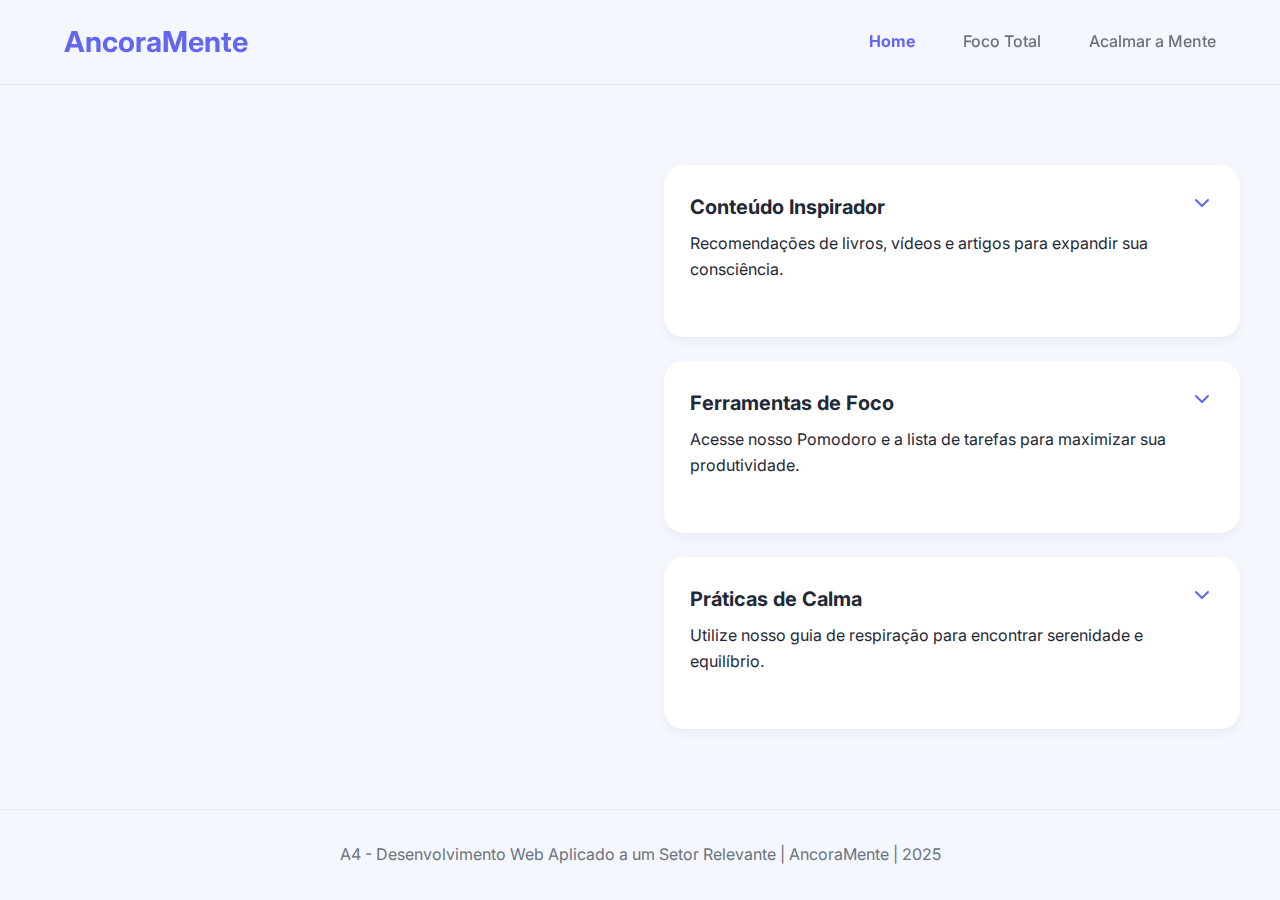
<file: index.html>
<!DOCTYPE html>
<html lang="pt-br">
  <head>
    <meta charset="UTF-8" />
    <meta name="viewport" content="width=device-width, initial-scale=1.0" />
    <title>AncoraMente | Home</title>
    <link rel="stylesheet" href="assets/css/style.css" />
  </head>
  <body>
    <header class="main-header">
      <div class="container header-container">
        <a href="index.html" class="logo">AncoraMente</a>
        <nav class="main-nav">
          <ul>
            <li><a href="index.html" class="active">Home</a></li>
            <li><a href="foco.html">Foco Total</a></li>
            <li><a href="calma.html">Acalmar a Mente</a></li>
          </ul>
        </nav>
        <button id="menu-btn" class="menu-btn" aria-label="Abrir menu">
          <span></span><span></span><span></span>
        </button>
      </div>
    </header>

    <main class="home-main-container">
      <div class="home-grid-layout container">
        <section class="hero-content">
          <h1 class="hero-title">
            Onde a <span>calma</span> encontra a <span>clareza</span>.
          </h1>
          <p>
            Um espaço digital para você ancorar sua mente, aprimorar o foco e
            cultivar o bem-estar diário. Explore nossas ferramentas.
          </p>
        </section>

        <section class="cards-container">
          <div class="card card-interactive">
            <div class="card-header">
              <h3>Conteúdo Inspirador</h3>
              <div class="accordion-icon">
                <svg
                  class="icon-open"
                  xmlns="http://www.w3.org/2000/svg"
                  width="24"
                  height="24"
                  viewBox="0 0 24 24"
                  fill="none"
                  stroke="currentColor"
                  stroke-width="2"
                  stroke-linecap="round"
                  stroke-linejoin="round"
                >
                  <path d="m6 9 6 6 6-6" />
                </svg>
                <svg
                  class="icon-close"
                  xmlns="http://www.w3.org/2000/svg"
                  width="24"
                  height="24"
                  viewBox="0 0 24 24"
                  fill="none"
                  stroke="currentColor"
                  stroke-width="2"
                  stroke-linecap="round"
                  stroke-linejoin="round"
                >
                  <path d="M18 6 6 18" />
                  <path d="m6 6 12 12" />
                </svg>
              </div>
            </div>
            <div class="card-content-wrapper">
              <div class="card-visible-content">
                <p>
                  Recomendações de livros, vídeos e artigos para expandir sua
                  consciência.
                </p>
              </div>
              <div class="card-hidden-content">
                <a
                  href="https://www.amazon.com.br/Poder-do-H%C3%A1bito-Charles-Duhigg/dp/8539004119"
                  target="_blank"
                  class="link-item"
                  >Livro: O Poder do Hábito</a
                >
                <a
                  href="https://www.posuscs.com.br/a-neurociencia-da-meditacao-como-a-pratica-impacta-o-cerebro-e-o-corpo/noticia/3475"
                  target="_blank"
                  class="link-item"
                  >Artigo: Meditação e Cérebro</a
                >
              </div>
            </div>
          </div>

          <div class="card card-interactive">
            <div class="card-header">
              <h3>Ferramentas de Foco</h3>
              <div class="accordion-icon">
                <svg
                  class="icon-open"
                  xmlns="http://www.w3.org/2000/svg"
                  width="24"
                  height="24"
                  viewBox="0 0 24 24"
                  fill="none"
                  stroke="currentColor"
                  stroke-width="2"
                  stroke-linecap="round"
                  stroke-linejoin="round"
                >
                  <path d="m6 9 6 6 6-6" />
                </svg>
                <svg
                  class="icon-close"
                  xmlns="http://www.w3.org/2000/svg"
                  width="24"
                  height="24"
                  viewBox="0 0 24 24"
                  fill="none"
                  stroke="currentColor"
                  stroke-width="2"
                  stroke-linecap="round"
                  stroke-linejoin="round"
                >
                  <path d="M18 6 6 18" />
                  <path d="m6 6 12 12" />
                </svg>
              </div>
            </div>
            <div class="card-content-wrapper">
              <div class="card-visible-content">
                <p>
                  Acesse nosso Pomodoro e a lista de tarefas para maximizar sua
                  produtividade.
                </p>
              </div>
              <div class="card-hidden-content">
                <a href="foco.html" class="link-item"
                  >Acessar a página Foco Total</a
                >
                <a
                  href="https://napratica.org.br/aprenda-rapido-com-tecnica-feynman/"
                  target="_blank"
                  class="link-item"
                  >Aprenda a Técnica Feynman</a
                >
              </div>
            </div>
          </div>

          <div class="card card-interactive">
            <div class="card-header">
              <h3>Práticas de Calma</h3>
              <div class="accordion-icon">
                <svg
                  class="icon-open"
                  xmlns="http://www.w3.org/2000/svg"
                  width="24"
                  height="24"
                  viewBox="0 0 24 24"
                  fill="none"
                  stroke="currentColor"
                  stroke-width="2"
                  stroke-linecap="round"
                  stroke-linejoin="round"
                >
                  <path d="m6 9 6 6 6-6" />
                </svg>
                <svg
                  class="icon-close"
                  xmlns="http://www.w3.org/2000/svg"
                  width="24"
                  height="24"
                  viewBox="0 0 24 24"
                  fill="none"
                  stroke="currentColor"
                  stroke-width="2"
                  stroke-linecap="round"
                  stroke-linejoin="round"
                >
                  <path d="M18 6 6 18" />
                  <path d="m6 6 12 12" />
                </svg>
              </div>
            </div>
            <div class="card-content-wrapper">
              <div class="card-visible-content">
                <p>
                  Utilize nosso guia de respiração para encontrar serenidade e
                  equilíbrio.
                </p>
              </div>
              <div class="card-hidden-content">
                <a href="calma.html" class="link-item"
                  >Acessar a página Acalmar a Mente</a
                >
                <a
                  href="https://www.bbc.com/portuguese/geral-57945622"
                  target="_blank"
                  class="link-item"
                  >Benefícios da Respiração Profunda</a
                >
              </div>
            </div>
          </div>
        </section>
      </div>
    </main>

    <footer class="main-footer">
      <div class="container">
        <p>
          A4 - Desenvolvimento Web Aplicado a um Setor Relevante | AncoraMente |
          2025
        </p>
      </div>
    </footer>

    <script src="assets/js/main.js" defer></script>
  </body>
</html>
</file>
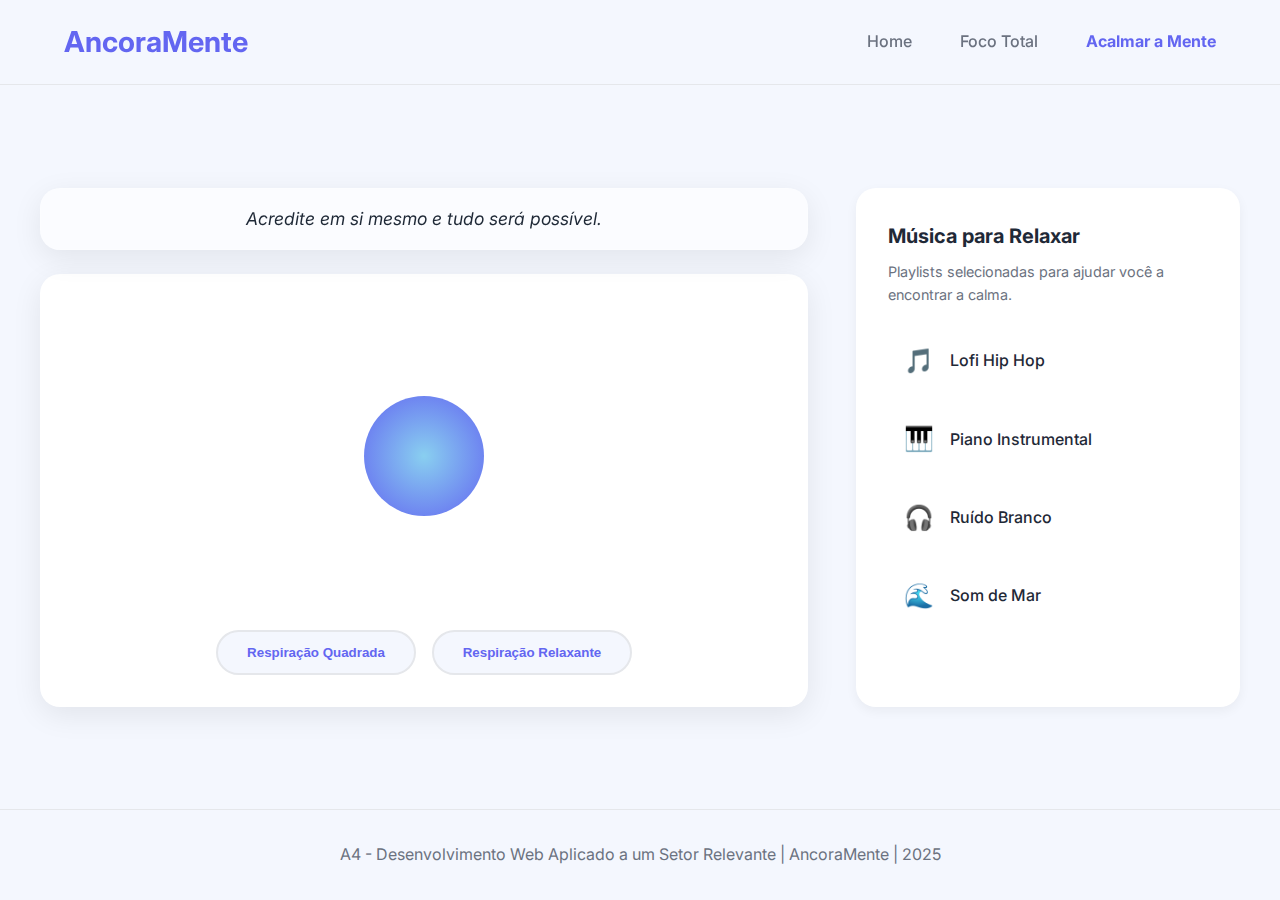
<file: calma.html>
<!DOCTYPE html>
<html lang="pt-br">
  <head>
    <meta charset="UTF-8" />
    <meta name="viewport" content="width=device-width, initial-scale=1.0" />
    <title>AncoraMente | Acalmar a Mente</title>
    <link rel="stylesheet" href="assets/css/style.css" />
  </head>
  <body>
    <header class="main-header">
      <div class="container header-container">
        <a href="index.html" class="logo">AncoraMente</a>
        <nav class="main-nav">
          <ul>
            <li><a href="index.html">Home</a></li>
            <li><a href="foco.html">Foco Total</a></li>
            <li><a href="calma.html" class="active">Acalmar a Mente</a></li>
          </ul>
        </nav>
        <button id="menu-btn" class="menu-btn" aria-label="Abrir menu">
          <span></span><span></span><span></span>
        </button>
      </div>
    </header>

    <main class="calma-main-container">
      <div class="calma-grid-layout container">
        <section class="breathing-section">
          <div class="quote-carousel glass-card">
            <p id="frase-motivacional">
              Acredite em você mesmo e tudo será possível.
            </p>
          </div>

          <div class="breathing-widget">
            <div class="breathing-app">
              <div class="breathing-anim-container">
                <div class="breathing-anim">
                  <div class="breathing-glow"></div>
                  <div class="breathing-circle"></div>
                  <div class="breathing-text">
                    <p id="breathing-instruction">Escolha uma técnica</p>
                    <span id="breathing-counter"></span>
                  </div>
                </div>
              </div>

              <div class="breathing-controls">
                <button
                  id="resp-quadrada-btn"
                  data-tooltip="Ideal para foco e calma instantânea."
                >
                  Respiração Quadrada
                </button>
                <button
                  id="resp-478-btn"
                  data-tooltip="Ótima para relaxar profundamente e auxiliar no sono."
                >
                  Respiração Relaxante
                </button>
              </div>
            </div>
          </div>
        </section>

        <aside class="music-section">
          <h3>Música para Relaxar</h3>
          <p>Playlists selecionadas para ajudar você a encontrar a calma.</p>
          <div class="music-links">
            <a
              href="https://www.youtube.com/watch?v=jfKfPfyJRdk"
              target="_blank"
              class="music-link"
            >
              <span class="music-icon">🎵</span>
              <span class="music-text">Lofi Hip Hop</span>
            </a>
            <a
              href="https://www.youtube.com/watch?v=9sJxWBf6w-s"
              target="_blank"
              class="music-link"
            >
              <span class="music-icon">🎹</span>
              <span class="music-text">Piano Instrumental</span>
            </a>
            <a
              href="https://www.youtube.com/watch?v=EElQRT6UMko"
              target="_blank"
              class="music-link"
            >
              <span class="music-icon">🎧</span>
              <span class="music-text">Ruído Branco</span>
            </a>
            <a
              href="https://www.youtube.com/watch?v=7Lm2skxgM6E"
              target="_blank"
              class="music-link"
            >
              <span class="music-icon">🌊</span>
              <span class="music-text">Som de Mar</span>
            </a>
          </div>
        </aside>
      </div>
    </main>

    <footer class="main-footer">
      <div class="container">
        <p>
          A4 - Desenvolvimento Web Aplicado a um Setor Relevante | AncoraMente |
          2025
        </p>
      </div>
    </footer>

    <script src="assets/js/main.js" defer></script>
    <script src="assets/js/calma.js" defer></script>
  </body>
</html>
</file>
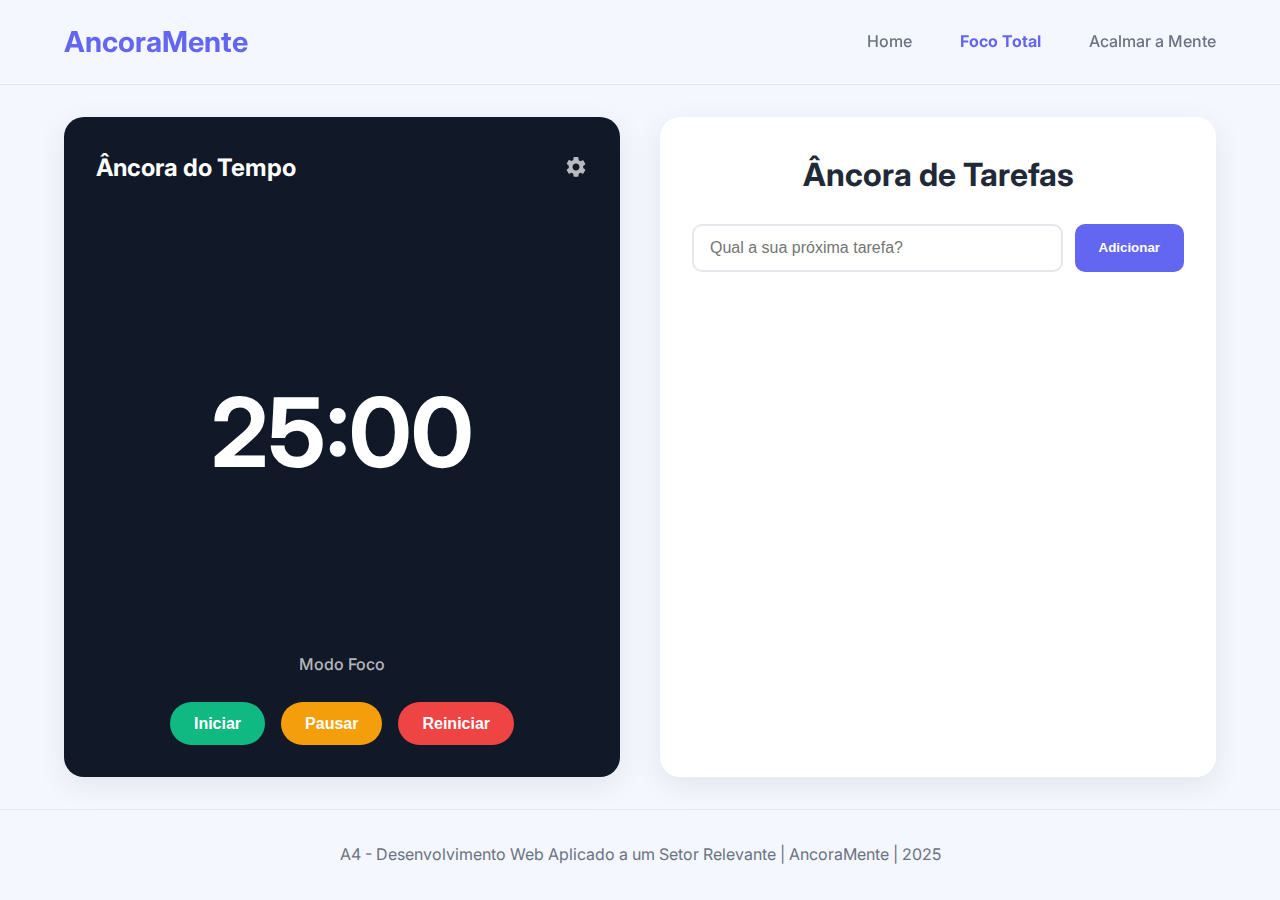
<file: foco.html>
<!DOCTYPE html>
<html lang="pt-br">
  <head>
    <meta charset="UTF-8" />
    <meta name="viewport" content="width=device-width, initial-scale=1.0" />
    <title>AncoraMente | Foco Total</title>
    <link rel="stylesheet" href="assets/css/style.css" />
  </head>
  <body>
    <header class="main-header">
      <div class="container header-container">
        <a href="index.html" class="logo">AncoraMente</a>
        <nav class="main-nav">
          <ul>
            <li><a href="index.html">Home</a></li>
            <li><a href="foco.html" class="active">Foco Total</a></li>
            <li><a href="calma.html">Acalmar a Mente</a></li>
          </ul>
        </nav>
        <button id="menu-btn" class="menu-btn" aria-label="Abrir menu">
          <span></span><span></span><span></span>
        </button>
      </div>
    </header>

    <main class="container page-foco main-foco">
      <div class="foco-module pomodoro-container">
        <div class="pomodoro-header">
          <h2>Âncora do Tempo</h2>
          <button id="settings-btn" class="settings-btn" title="Configurações">
            <svg
              xmlns="http://www.w3.org/2000/svg"
              viewBox="0 0 24 24"
              width="24"
              height="24"
              fill="currentColor"
            >
              <path
                d="M19.14,12.94c0.04-0.31,0.06-0.63,0.06-0.94s-0.02-0.63-0.06-0.94l2.03-1.58c0.18-0.14,0.23-0.41,0.12-0.62l-1.92-3.32
              c-0.12-0.21-0.37-0.29-0.59-0.22l-2.39,0.96c-0.5-0.38-1.04-0.7-1.64-0.95l-0.36-2.54C14.34,2.18,14.14,2,13.9,2h-3.8
              c-0.24,0-0.44,0.18-0.48,0.42l-0.36,2.54c-0.6,0.25-1.14,0.57-1.64,0.95l-2.39-0.96c-0.22-0.08-0.47,0.01-0.59,0.22l-1.92,3.32
              c-0.12,0.21-0.07,0.48,0.12,0.62l2.03,1.58C4.82,11.37,4.8,11.69,4.8,12s0.02,0.63,0.06,0.94l-2.03,1.58
              c-0.18,0.14-0.23,0.41-0.12,0.62l1.92,3.32c0.12,0.21,0.37,0.29,0.59,0.22l2.39-0.96c0.5,0.38,1.04,0.7,1.64,0.95l0.36,2.54
              c0.04,0.24,0.24,0.42,0.48,0.42h3.8c0.24,0,0.44-0.18,0.48-0.42l0.36-2.54c0.6-0.25,1.14-0.57,1.64-0.95l2.39,0.96
              c0.22,0.08,0.47-0.01,0.59-0.22l1.92-3.32c0.12-0.21,0.07-0.48-0.12-0.62L19.14,12.94z M12,15.5c-1.93,0-3.5-1.57-3.5-3.5
              s1.57-3.5,3.5-3.5s3.5,1.57,3.5,3.5S13.93,15.5,12,15.5z"
              />
            </svg>
          </button>
        </div>
        <div id="pomodoro-settings" class="pomodoro-settings">
          <div class="setting-item">
            <label for="focus-time">Foco (min)</label>
            <input type="number" id="focus-time" value="25" min="1" />
          </div>
          <div class="setting-item">
            <label for="break-time">Pausa (min)</label>
            <input type="number" id="break-time" value="5" min="1" />
          </div>
        </div>
        <div id="pomodoro-timer" class="timer-display">25:00</div>
        <div id="current-mode" class="current-mode">Modo Foco</div>
        <div class="timer-controls">
          <button id="start-btn" class="control-btn start">Iniciar</button>
          <button id="pause-btn" class="control-btn pause">Pausar</button>
          <button id="reset-btn" class="control-btn reset">Reiniciar</button>
        </div>
      </div>

      <div class="foco-module task-container">
        <h2>Âncora de Tarefas</h2>
        <form id="task-form">
          <input
            type="text"
            id="task-input"
            placeholder="Qual a sua próxima tarefa?"
            autocomplete="off"
          />
          <button type="submit" aria-label="Adicionar tarefa">Adicionar</button>
        </form>
        <ul id="task-list"></ul>
      </div>
    </main>

    <footer class="main-footer">
      <div class="container">
        <p>
          A4 - Desenvolvimento Web Aplicado a um Setor Relevante | AncoraMente |
          2025
        </p>
      </div>
    </footer>

    <script src="assets/js/main.js" defer></script>
    <script src="assets/js/foco.js" defer></script>
  </body>
</html>
</file>
<file: assets/css/style.css>
/* ---------------------------------- */
/* 1. FONTES E VARIÁVEIS GLOBAIS
/* ---------------------------------- */
@import url("https://fonts.googleapis.com/css2?family=Inter:wght@400;500;700&display=swap");

:root {
  --cor-fundo: #f4f7fe;
  --cor-superficie: #ffffff;
  --cor-primaria: #6366f1;
  --cor-secundaria: #10b981;
  --cor-texto-principal: #1f2937;
  --cor-texto-secundario: #6b7280;
  --cor-destaque: #ef4444;
  --cor-aviso: #f59e0b;
  --cor-borda-suave: #e5e7eb;
  --sombra-suave: 0 4px 12px rgba(0, 0, 0, 0.05);
  --sombra-media: 0 8px 30px rgba(0, 0, 0, 0.08);
  --font-principal: "Inter", sans-serif;
  --raio-borda: 20px;
  --transicao-suave: all 0.3s cubic-bezier(0.25, 0.8, 0.25, 1);
  --header-height: 85px;
}

/* ---------------------------------- */
/* 2. RESET E ESTILOS GLOBAIS
/* ---------------------------------- */
* {
  margin: 0;
  padding: 0;
  box-sizing: border-box;
}
html,
body {
  overflow-x: hidden;
}
body {
  font-family: var(--font-principal);
  background-color: var(--cor-fundo);
  color: var(--cor-texto-principal);
  line-height: 1.6;
  display: flex;
  flex-direction: column;
  min-height: 100vh;
}
.container {
  width: 90%;
  max-width: 1200px;
  margin: 0 auto;
}
main {
  flex: 1;
  display: flex;
  align-items: center;
  padding-top: calc(var(--header-height) + 2rem);
  padding-bottom: 2rem;
}
.main-foco {
  display: block;
}
h2 {
  font-size: 2rem;
  font-weight: 700;
}
h3 {
  font-size: 1.25rem;
  font-weight: 700;
}

/* ---------------------------------- */
/* 3. LAYOUT E COMPONENTES
/* ---------------------------------- */
.main-header {
  height: var(--header-height);
  background-color: rgba(244, 247, 254, 0.7);
  padding: 1.25rem 0;
  position: fixed;
  top: 0;
  left: 0;
  width: 100%;
  z-index: 1000;
  backdrop-filter: blur(16px);
  border-bottom: 1px solid var(--cor-borda-suave);
  display: flex;
  align-items: center;
}
.header-container {
  display: flex;
  justify-content: space-between;
  align-items: center;
}
.logo {
  font-size: 1.8rem;
  font-weight: 700;
  color: var(--cor-primaria);
  text-decoration: none;
}
.main-nav ul {
  list-style: none;
  display: flex;
  gap: 3rem;
}
.main-nav a {
  text-decoration: none;
  color: var(--cor-texto-secundario);
  font-weight: 500;
  transition: color 0.2s ease-in-out;
}
.main-nav a.active,
.main-nav a:hover {
  color: var(--cor-primaria);
  font-weight: 700;
}
.menu-btn {
  display: none;
}
.main-footer {
  text-align: center;
  padding: 2rem 0;
  color: var(--cor-texto-secundario);
  border-top: 1px solid var(--cor-borda-suave);
}

/* ---------------------------------- */
/* 4. PÁGINA: HOME
/* ---------------------------------- */
.home-main-container {
  width: 100%;
}
.home-grid-layout {
  display: grid;
  grid-template-columns: 1fr 1fr;
  align-items: center;
  gap: 3rem;
  width: 100%;
}
.hero-content {
  opacity: 0;
  animation: fadeIn 1s ease-out forwards;
}
.hero-title {
  font-size: clamp(2.8rem, 5vw, 4rem);
  letter-spacing: -2px;
  line-height: 1.1;
}
.hero-title span {
  background: linear-gradient(
    45deg,
    var(--cor-primaria),
    var(--cor-secundaria)
  );
  -webkit-background-clip: text;
  -webkit-text-fill-color: transparent;
  background-clip: text;
  background-size: 200% auto;
  animation: background-pan 4s linear infinite;
}
@keyframes background-pan {
  0% {
    background-position: 0% center;
  }
  100% {
    background-position: -200% center;
  }
}
.hero-content p {
  font-size: 1.25rem;
  color: var(--cor-texto-secundario);
  max-width: 500px;
  margin: 1.5rem 0 0;
}
.cards-container {
  display: flex;
  flex-direction: column;
  gap: 1.5rem;
}
.cards-container.loaded .card {
  opacity: 1;
  transform: translateX(0);
}
.cards-container.loaded .card:nth-child(1) {
  transition-delay: 0.2s;
}
.cards-container.loaded .card:nth-child(2) {
  transition-delay: 0.4s;
}
.cards-container.loaded .card:nth-child(3) {
  transition-delay: 0.6s;
}
@keyframes fadeIn {
  to {
    opacity: 1;
  }
}
.card {
  background-color: var(--cor-superficie);
  padding: 1.5rem;
  border-radius: var(--raio-borda);
  box-shadow: var(--sombra-suave);
  opacity: 0;
  transform: translateX(20px);
  transition: opacity 0.6s ease-out, transform 0.6s ease-out,
    box-shadow 0.3s ease-in-out;
}
.card-interactive {
  border: 2px solid transparent;
  transition: border-color 0.3s ease, box-shadow 0.3s ease;
}
.card-interactive:hover {
  border-color: var(--cor-primaria);
  box-shadow: var(--sombra-media);
}
.card-header {
  cursor: pointer;
  display: flex;
  justify-content: space-between;
  align-items: center;
  margin-bottom: 0.5rem;
}
.card-content-wrapper {
  position: relative;
  min-height: 80px;
}
.card-visible-content,
.card-hidden-content {
  transition: opacity 0.4s ease-in-out, visibility 0.4s;
}
.card-visible-content {
  opacity: 1;
  visibility: visible;
}
.card-hidden-content {
  position: absolute;
  top: 0;
  left: 0;
  width: 100%;
  opacity: 0;
  visibility: hidden;
  display: flex;
  flex-direction: column;
  justify-content: center;
  height: 100%;
}
.card-interactive.active .card-visible-content {
  opacity: 0;
  visibility: hidden;
}
.card-interactive.active .card-hidden-content {
  opacity: 1;
  visibility: visible;
}
.accordion-icon {
  color: var(--cor-primaria);
  transition: transform 0.4s cubic-bezier(0.175, 0.885, 0.32, 1.275);
}
.accordion-icon svg {
  width: 24px;
  height: 24px;
}
.accordion-icon .icon-close {
  display: none;
}
.card-interactive.active .accordion-icon .icon-open {
  display: none;
}
.card-interactive.active .accordion-icon .icon-close {
  display: block;
}

.link-item {
  display: block;
  color: var(--cor-texto-secundario);
  text-decoration: none;
  padding: 0.5rem;
  margin: 0.1rem 0;
  border-radius: 8px;
}
.link-item:hover {
  background-color: var(--cor-fundo);
  color: var(--cor-primaria);
}

/* ---------------------------------- */
/* 5. PÁGINA: FOCO TOTAL
/* ---------------------------------- */
.page-foco {
  display: grid;
  grid-template-columns: 1fr 1fr;
  gap: 2.5rem;
  align-items: flex-start;
}
.foco-module {
  background: var(--cor-superficie);
  padding: 2rem;
  border-radius: var(--raio-borda);
  box-shadow: var(--sombra-media);
  height: 100%;
}
.pomodoro-container {
  background: #111827;
  color: #fff;
  text-align: center;
  display: flex;
  flex-direction: column;
  justify-content: space-between;
}
.pomodoro-header {
  display: flex;
  justify-content: space-between;
  align-items: center;
  margin-bottom: 1.5rem;
}
.pomodoro-header h2 {
  color: #fff;
  margin: 0;
  font-size: 1.5rem;
}
.settings-btn {
  background: none;
  border: none;
  color: rgba(255, 255, 255, 0.7);
  cursor: pointer;
  transition: var(--transicao-suave);
}
.settings-btn svg {
  fill: currentColor;
  width: 24px;
  height: 24px;
  transition: transform 0.5s ease;
}
.settings-btn.active svg {
  transform: rotate(90deg);
}
.pomodoro-settings {
  max-height: 0;
  overflow: hidden;
  display: grid;
  grid-template-columns: 1fr 1fr;
  gap: 1rem;
  transition: all 0.5s ease;
  margin-bottom: 0;
}
.pomodoro-settings.active {
  max-height: 100px;
  margin-bottom: 1.5rem;
  padding-top: 1.5rem;
  border-top: 1px solid rgba(255, 255, 255, 0.1);
}
.setting-item label {
  font-size: 0.9rem;
  color: rgba(255, 255, 255, 0.6);
}
.setting-item input {
  width: 100%;
  background: rgba(0, 0, 0, 0.3);
  border: none;
  color: #fff;
  text-align: center;
  font-size: 1.25rem;
  padding: 0.5rem;
  border-radius: 8px;
  appearance: textfield;
  -moz-appearance: textfield;
}
.setting-item input::-webkit-outer-spin-button,
.setting-item input::-webkit-inner-spin-button {
  -webkit-appearance: none;
  margin: 0;
}
.timer-display {
  font-size: clamp(4rem, 12vw, 6rem);
  font-weight: 700;
  margin: auto 0;
  line-height: 1;
}
.current-mode {
  color: rgba(255, 255, 255, 0.7);
  font-weight: 500;
  min-height: 24px;
}
.timer-controls {
  display: flex;
  justify-content: center;
  gap: 1rem;
  margin-top: 1.5rem;
}
.control-btn {
  color: #fff;
  border: none;
  padding: 0.8rem 1.5rem;
  border-radius: 50px;
  cursor: pointer;
  transition: var(--transicao-suave);
  font-weight: 600;
  font-size: 1rem;
}
.control-btn.start {
  background-color: var(--cor-secundaria);
}
.control-btn.pause {
  background-color: var(--cor-aviso);
}
.control-btn.reset {
  background-color: var(--cor-destaque);
}
.control-btn:hover {
  filter: brightness(1.1);
}
.control-btn:active {
  transform: scale(0.95);
  filter: brightness(0.9);
}
.task-container h2 {
  text-align: center;
  margin-bottom: 1.5rem;
}
#task-form {
  display: flex;
  width: 100%;
  gap: 0.75rem;
  margin-bottom: 1.5rem;
}
#task-input {
  flex-grow: 1;
  padding: 0.8rem 1rem;
  border: 2px solid var(--cor-borda-suave);
  border-radius: 10px;
  font-size: 1rem;
  transition: border-color 0.2s;
}
#task-input:focus {
  outline: none;
  border-color: var(--cor-primaria);
}
#task-form button {
  background-color: var(--cor-primaria);
  color: #fff;
  border: none;
  padding: 0 1.5rem;
  border-radius: 10px;
  cursor: pointer;
  font-weight: 600;
  transition: background-color 0.2s;
}
#task-form button:hover {
  background-color: #4f46e5;
}
#task-list {
  list-style: none;
  width: 100%;
  text-align: left;
  max-height: 300px;
  overflow-y: auto;
  padding-right: 10px;
}
.task-item {
  display: flex;
  align-items: center;
  justify-content: space-between;
  padding: 1rem;
  border-bottom: 1px solid var(--cor-borda-suave);
  transition: background-color 0.2s;
}
.task-item:last-child {
  border-bottom: none;
}
.task-item:hover {
  background-color: var(--cor-fundo);
}
.task-item-content {
  display: flex;
  align-items: center;
  gap: 1rem;
}
.task-item input[type="checkbox"] {
  width: 20px;
  height: 20px;
  cursor: pointer;
  accent-color: var(--cor-secundaria);
}
.task-item span {
  transition: all 0.3s;
}
.task-item.done span {
  text-decoration: line-through;
  color: var(--cor-texto-secundario);
}
.task-item .delete-btn {
  background: none;
  border: none;
  color: var(--cor-texto-secundario);
  cursor: pointer;
  font-size: 1.5rem;
  font-weight: 700;
  transition: color 0.2s;
}
.task-item .delete-btn:hover {
  color: var(--cor-destaque);
}

/* ---------------------------------- */
/* 6. PÁGINA: ACALMAR A MENTE
/* ---------------------------------- */
.calma-main-container {
  width: 100%;
}
.calma-grid-layout {
  display: grid;
  grid-template-columns: 2fr 1fr;
  align-items: center;
  gap: 3rem;
  width: 100%;
}
.breathing-section {
  display: flex;
  flex-direction: column;
  align-items: center;
  gap: 1.5rem;
}
.quote-carousel {
  padding: 1rem 2rem;
  border-radius: var(--raio-borda);
  background: rgba(255, 255, 255, 0.6);
  backdrop-filter: blur(12px);
  border: 1px solid rgba(255, 255, 255, 0.2);
  box-shadow: var(--sombra-media);
  width: 100%;
  min-height: 60px;
  display: flex;
  align-items: center;
  justify-content: center;
  text-align: center;
}
#frase-motivacional {
  font-size: 1.1rem;
  font-style: italic;
  color: var(--cor-texto-principal);
  transition: opacity 0.6s ease-in-out;
}
.breathing-widget {
  width: 100%;
  background-color: var(--cor-superficie);
  border-radius: var(--raio-borda);
  padding: 2rem;
  box-shadow: var(--sombra-media);
}
.breathing-app {
  width: 100%;
  display: flex;
  flex-direction: column;
  align-items: center;
  gap: 1.5rem;
}
.breathing-anim-container {
  width: 300px;
  height: 300px;
  position: relative;
  display: grid;
  place-items: center;
}
.breathing-anim {
  width: 100%;
  height: 100%;
  position: relative;
  display: grid;
  place-items: center;
}
.breathing-glow,
.breathing-circle {
  border-radius: 50%;
  position: absolute;
  left: 50%;
  top: 50%;
  transform: translate(-50%, -50%) scale(1.2);
}
.breathing-circle {
  width: 100px;
  height: 100px;
  background: radial-gradient(circle, #89cff0, var(--cor-primaria));
  transition: transform 0.2s cubic-bezier(0.5, 0, 0.5, 1);
}
.breathing-glow {
  width: 100px;
  height: 100px;
  box-shadow: 0 0 0px 0px rgba(99, 102, 241, 0.7);
  opacity: 0;
  transition: all 0.4s ease;
}
.breathing-anim.expandir .breathing-circle,
.breathing-anim.contrair .breathing-circle,
.breathing-anim.expandir .breathing-glow,
.breathing-anim.contrair .breathing-glow {
  transition-duration: var(--anim-duration, 4s);
  transition-timing-function: cubic-bezier(0.5, 0, 0.5, 1);
}
.breathing-anim.expandir .breathing-circle {
  transform: translate(-50%, -50%) scale(2.8);
}
.breathing-anim.contrair .breathing-circle {
  transform: translate(-50%, -50%) scale(1.2);
}
.breathing-anim.manter .breathing-circle {
  transform: translate(-50%, -50%) scale(2.8);
}
.breathing-anim.manter-vazio .breathing-circle {
  transform: translate(-50%, -50%) scale(1.2);
}

.breathing-anim.expandir .breathing-glow {
  opacity: 1;
  box-shadow: 0 0 80px 40px rgba(99, 102, 241, 0);
}
.breathing-anim.contrair .breathing-glow {
  opacity: 0;
  box-shadow: 0 0 0px 0px rgba(99, 102, 241, 0.7);
}
.breathing-anim.manter .breathing-glow {
  opacity: 0.5;
  box-shadow: 0 0 50px 20px rgba(99, 102, 241, 0.2);
  transition-duration: 1s;
}
.breathing-anim.manter-vazio .breathing-glow {
  opacity: 0;
}

.breathing-text {
  z-index: 10;
  position: absolute;
  color: #fff;
  text-align: center;
  opacity: 0;
  transition: opacity 0.5s ease;
  pointer-events: none;
}
.breathing-anim.active .breathing-text {
  opacity: 1;
}
#breathing-instruction {
  font-size: 1.1rem;
  font-weight: 500;
  text-transform: uppercase;
  letter-spacing: 1px;
}
#breathing-counter {
  font-size: 4rem;
  font-weight: 700;
  display: block;
  line-height: 1;
}
.breathing-controls {
  display: flex;
  flex-wrap: wrap;
  justify-content: center;
  gap: 1rem;
}
.breathing-controls button {
  position: relative;
  background-color: var(--cor-fundo);
  color: var(--cor-primaria);
  border: 2px solid var(--cor-borda-suave);
  padding: 0.8rem 1.5rem;
  min-width: 200px;
  border-radius: 50px;
  cursor: pointer;
  font-weight: 600;
  transition: var(--transicao-suave);
}
.breathing-controls button:hover {
  border-color: var(--cor-primaria);
}
.breathing-controls button.active {
  background-color: var(--cor-primaria);
  color: #fff;
  border-color: var(--cor-primaria);
  transform: translateY(-2px);
  box-shadow: 0 8px 20px rgba(99, 102, 241, 0.3);
}
.breathing-controls button::after {
  content: attr(data-tooltip);
  position: absolute;
  bottom: 125%;
  left: 50%;
  transform: translateX(-50%);
  background-color: var(--cor-texto-principal);
  color: #fff;
  padding: 0.5rem 1rem;
  border-radius: 8px;
  font-size: 0.85rem;
  font-weight: 400;
  width: 280px;
  text-align: center;
  pointer-events: none;
  opacity: 0;
  transition: opacity 0.3s ease, transform 0.3s ease;
}
.breathing-controls button:hover::after {
  opacity: 1;
  transform: translateX(-50%) translateY(-5px);
}
.music-section {
  background: var(--cor-superficie);
  padding: 2rem;
  border-radius: var(--raio-borda);
  height: 100%;
  box-shadow: var(--sombra-suave);
}
.music-section h3 {
  margin-bottom: 0.5rem;
}
.music-section p {
  color: var(--cor-texto-secundario);
  margin-bottom: 1.5rem;
  font-size: 0.9rem;
}
.music-links {
  display: flex;
  flex-direction: column;
  gap: 1rem;
}
.music-link {
  display: flex;
  align-items: center;
  gap: 1rem;
  padding: 0.75rem 1rem;
  border-radius: 10px;
  text-decoration: none;
  color: var(--cor-texto-principal);
  font-weight: 500;
  transition: background-color 0.2s, transform 0.2s;
}
.music-link:hover {
  background-color: var(--cor-fundo);
  transform: translateX(5px);
}
.music-icon {
  font-size: 1.5rem;
}

/* ---------------------------------- */
/* 7. MEDIA QUERIES
/* ---------------------------------- */
@media (max-width: 1024px) {
  main {
    align-items: flex-start;
    height: auto;
    /* min-height removido para permitir rolagem natural */
    display: block;
  }
  .home-grid-layout,
  .calma-grid-layout,
  .page-foco {
    grid-template-columns: 1fr;
    text-align: center;
  }
  .hero-content p {
    margin: 1.5rem auto 0;
  }
  .cards-container {
    margin-top: 2rem;
  }
  .music-section {
    margin-top: 2rem;
  }
}
@media (max-width: 768px) {
  .main-header {
    height: auto;
  }
  main {
    padding-top: 100px;
  }
  h2 {
    font-size: 1.8rem;
  }
  .menu-btn {
    display: flex;
    flex-direction: column;
    justify-content: space-around;
    background: transparent;
    border: none;
    width: 28px;
    height: 24px;
    cursor: pointer;
    z-index: 1001;
  }
  .menu-btn span {
    display: block;
    width: 100%;
    height: 3px;
    background-color: var(--cor-texto-principal);
    border-radius: 2px;
    transition: all 0.3s cubic-bezier(0.175, 0.885, 0.32, 1.275);
    transform-origin: center;
  }
  .menu-btn.active span:nth-child(1) {
    transform: translateY(9px) rotate(45deg);
  }
  .menu-btn.active span:nth-child(2) {
    opacity: 0;
    transform: translateX(-20px);
  }
  .menu-btn.active span:nth-child(3) {
    transform: translateY(-9px) rotate(-45deg);
  }
  .main-nav {
    position: fixed;
    top: 0;
    right: -100%;
    width: 80%;
    max-width: 320px;
    height: 100vh;
    background-color: var(--cor-superficie);
    padding-top: 100px;
    transition: right 0.4s ease-in-out;
    box-shadow: -10px 0 30px rgba(0, 0, 0, 0.1);
  }
  .main-nav.active {
    right: 0;
  }
  .main-nav ul {
    flex-direction: column;
    align-items: center;
    gap: 2.5rem;
  }
  .main-nav a {
    font-size: 1.2rem;
  }
  .timer-display {
    font-size: 4rem;
  }
  .breathing-anim-container {
    width: 240px;
    height: 240px;
  }
}
@media (max-width: 480px) {
  .home-grid-layout {
    grid-template-columns: 1fr;
  }
  .hero-title {
    font-size: 2.5rem;
  }
  .hero-content p {
    font-size: 1rem;
    max-width: 100%;
  }
  .card {
    padding: 1rem;
  }
  .card-header h3 {
    font-size: 1.2rem;
  }
  .pomodoro-container {
    padding: 1.5rem;
  }
}
@media (max-width: 360px) {
  .hero-title {
    font-size: 2rem;
  }
  .hero-content p {
    font-size: 0.9rem;
  }
  .card-header h3 {
    font-size: 1rem;
  }
  .timer-display {
    font-size: 3.5rem;
  }
}
@media (max-width: 320px) {
  .hero-title {
    font-size: 1.8rem;
  }
  .hero-content p {
    font-size: 0.85rem;
  }
  .card-header h3 {
    font-size: 0.9rem;
  }
  .timer-display {
    font-size: 3rem;
  }
}
@media (max-width: 280px) {
  .hero-title {
    font-size: 1.6rem;
  }
  .hero-content p {
    font-size: 0.8rem;
  }
  .card-header h3 {
    font-size: 0.85rem;
  }
  .timer-display {
    font-size: 2.5rem;
  }
}
</file>
